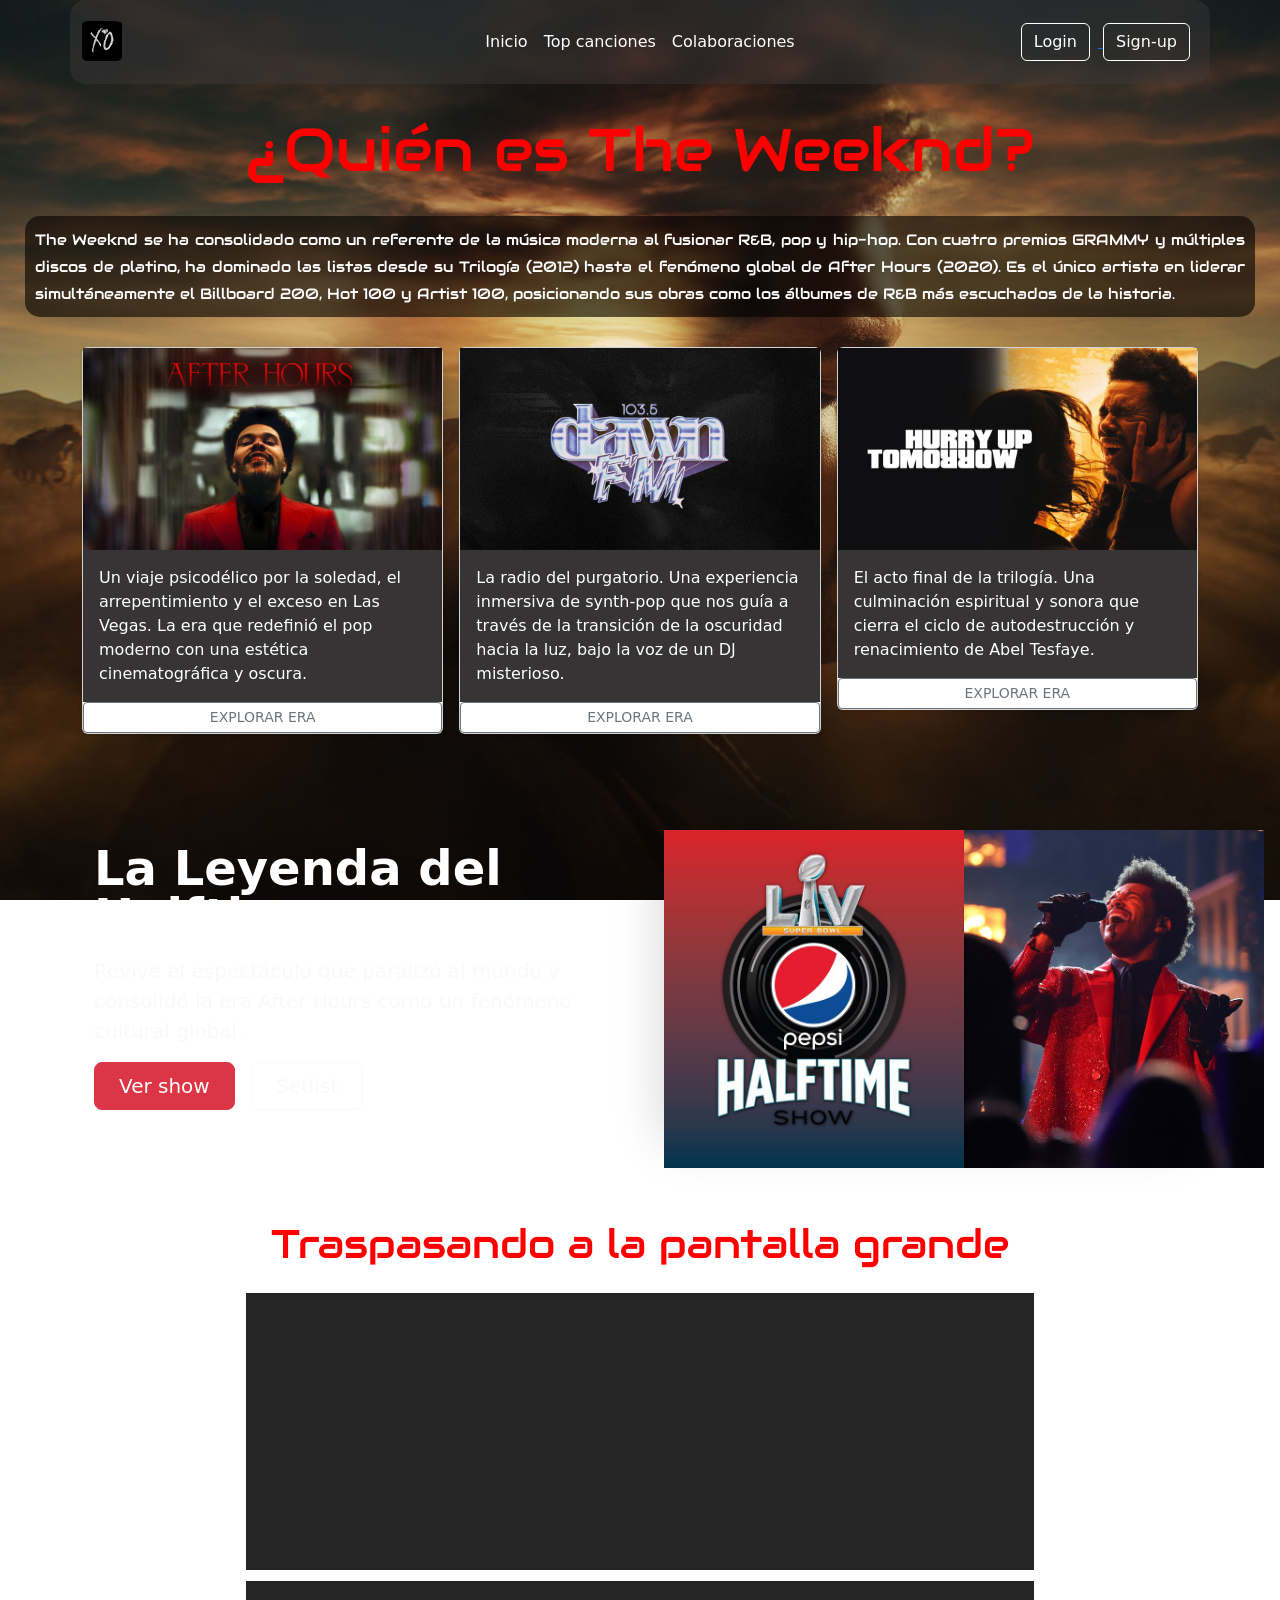
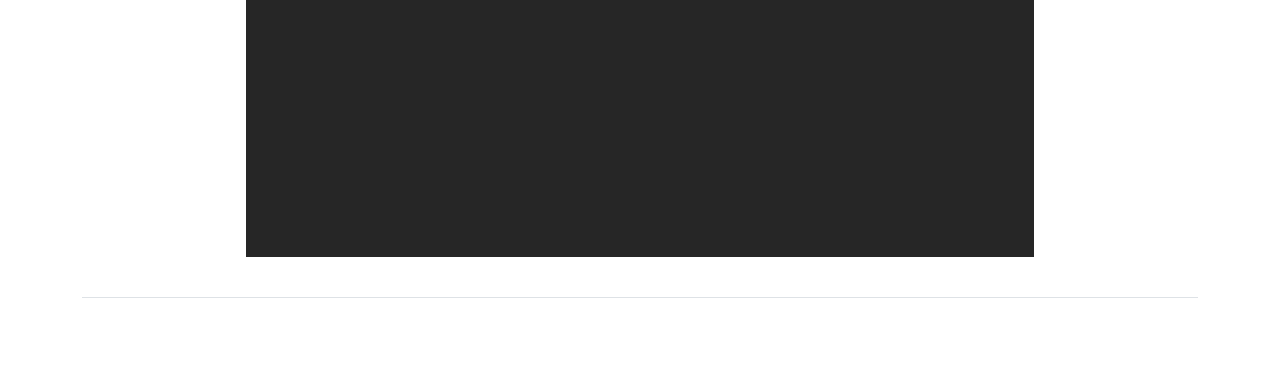
<file: index.html>
<!doctype html>
<html lang="en">

<head>
    <meta charset="UTF-8" />
    <meta name="viewport" content="width=device-width, initial-scale=1.0" />
    <title>Principal</title>
    <link href="https://cdn.jsdelivr.net/npm/bootstrap@5.3.8/dist/css/bootstrap.min.css" rel="stylesheet"
        integrity="sha384-sRIl4kxILFvY47J16cr9ZwB07vP4J8+LH7qKQnuqkuIAvNWLzeN8tE5YBujZqJLB" crossorigin="anonymous" />
    <link href="https://fonts.googleapis.com/css2?family=Audiowide&display=swap" rel="stylesheet">
    <link href="https://fonts.googleapis.com/css2?family=Audiowide&family=Permanent+Marker&display=swap"
        rel="stylesheet">
    <link rel="stylesheet" href="estilos.css" />
</head>

<body>
    <section id="audio">
        <audio id="musica" loop>
            <source src="audio/23.-The-Weeknd-Runaway-_Bonus-Track_.mp3" type="audio/mpeg">
        </audio>

        <script>
            document.addEventListener("click", function () {
                let audio = document.getElementById("musica");
                audio.volume = 0.2;
                audio.play();
            });
        </script>
    </section>



    <section id="header">
        <div class="container">
            <header
                class="d-flex flex-wrap align-items-center justify-content-center justify-content-md-between py-3 mb-4">
                <div class="col-md-3 mb-2 mb-md-0"> <a href="/"
                        class="d-inline-flex link-body-emphasis text-decoration-none"> <img src="img/logo xo.jpg"
                            width="40px" height="" alt="logo xo"> </a> </div>
                <ul class="nav col-12 col-md-auto mb-2 justify-content-center mb-md-0">
                    <li><a href="index.html" class="nav-link px-2">Inicio</a></li>
                    <li><a href="top_canciones.html" class="nav-link px-2">Top canciones</a></li>
                    <li><a href="colaboraciones.html" class="nav-link px-2">Colaboraciones</a></li>
                </ul>
                <div class="col-md-3 text-end"> <a href="sesion.html"><button type="button"
                        class="btn btn-outline-primary me-2">Login</button> <button type="button"
                        class="btn btn-outline-primary me-2">Sign-up</button></a>  </div>
            </header>
        </div>
    </section>

    <section id="presentacion">
        <h1>¿Quién es The Weeknd?</h1>
        <p>The Weeknd se ha consolidado como un referente de la música moderna al fusionar R&B, pop y hip-hop. Con
            cuatro premios GRAMMY y múltiples discos de platino, ha dominado las listas desde su Trilogía (2012) hasta
            el fenómeno global de After Hours (2020). Es el único artista en liderar simultáneamente el Billboard 200,
            Hot 100 y Artist 100, posicionando sus obras como los álbumes de R&B más escuchados de la historia.</p>


    </section>

    <section id="imagenes">

        <div class="container">
            <div class="row row-cols-1 row-cols-sm-2 row-cols-md-3 g-3">
                <div class="col">
                    <div class="card shadow-sm"> <img src="img/after hours.png" alt="">
                        <title>Placeholder</title>
                        <rect width="100%" height="100%" fill="#55595c"></rect>
                        </svg>
                        <div class="card-body">
                            <p class="card-text">Un viaje psicodélico por la soledad, el arrepentimiento y el exceso en
                                Las Vegas. La era que redefinió el pop moderno con una estética cinematográfica y
                                oscura.</p>
                        </div>
                        <div class="btn-group"> <a
                                href="https://open.spotify.com/intl-es/album/742eAldb4AJKLoPgJhGRE7?si=c599e5ddf2b74422"
                                target="_blank" class="btn btn-sm btn-outline-secondary explorar-btn">
                                EXPLORAR ERA
                            </a></div>
                    </div>
                </div>
                <div class="col">
                    <div class="card shadow-sm"> <img src="img/dawn fm.jpg" alt="">
                        <title>Placeholder</title>
                        <rect width="100%" height="100%" fill="#55595c"></rect>
                        </svg>
                        <div class="card-body">
                            <p class="card-text">La radio del purgatorio. Una experiencia inmersiva de synth-pop que nos
                                guía a través de la transición de la oscuridad hacia la luz, bajo la voz de un DJ
                                misterioso.</p>
                        </div>
                        <div class="btn-group"> <a
                                href="https://open.spotify.com/intl-es/album/2nLOHgzXzwFEpl62zAgCEC?si=ea6e8d61e3484bf2"
                                target="_blank" class="btn btn-sm btn-outline-secondary explorar-btn">
                                EXPLORAR ERA
                            </a></div>
                    </div>
                </div>
                <div class="col">
                    <div class="card shadow-sm"> <img src="img/hurry up tomorrow.jpg" alt="">
                        <title>Placeholder</title>
                        <rect width="100%" height="100%" fill="#55595c"></rect>
                        </svg>
                        <div class="card-body">
                            <p class="card-text">El acto final de la trilogía. Una culminación espiritual y sonora que
                                cierra el ciclo de autodestrucción y renacimiento de Abel Tesfaye.</p>
                        </div>
                        <div class="btn-group"> <a
                                href="https://open.spotify.com/intl-es/album/3OxfaVgvTxUTy7276t7SPU?si=c477532f00294ef0"
                                target="_blank" class="btn btn-sm btn-outline-secondary explorar-btn">
                                EXPLORAR ERA
                            </a></div>
                    </div>
                </div>


    </section>

    <section id="video">
        <div class="container col-xxl-8 px-4 py-5">
            <div class="row flex-lg-row-reverse align-items-center g-5 py-5">
                <div class="col-10 col-sm-8 col-lg-6">
                    <div class="ratio ratio-16x9 shadow-lg">
                        <div class="video-poster-container">
                            <img src="img/superbowl.jpg" alt="The Weeknd Super Bowl" width="600px" class="poster-img">
                        </div>
                    </div>
                </div>
                <div class="col-lg-6">
                    <h1 class="display-5 fw-bold text-white lh-1 mb-3">La Leyenda del Halftime</h1>
                    <p class="lead text-light">Revive el espectáculo que paralizó al mundo y consolidó la era After
                        Hours como un fenómeno cultural global.</p>
                    <div class="d-grid gap-2 d-md-flex justify-content-md-start">
                        <a href="https://www.youtube.com/watch?v=9rhadTURsrw" target="_blank"><button type="button"
                                class="btn btn-danger btn-lg px-4 me-md-2">Ver show</button></a>
                        <a href="https://open.spotify.com/playlist/6cc7YU7CORkqpvtuH8g0aV?si=30349ce9a66a47f6"
                            target="_blank"><button type="button"
                                class="btn btn-outline-light btn-lg px-4">Setlist</button></a>

                    </div>
                </div>
            </div>
        </div>
    </section>

    <h2 class="subtitulo">Traspasando a la pantalla grande</h2>

    <section id="pantalla_grande">

        <div class="row mb-2">
            <div class="col-md-6">
                <div
                    class="row g-0 border rounded overflow-hidden flex-md-row mb-4 shadow-sm h-md-250 position-relative">
                    <div class="col p-4 d-flex flex-column position-static"> <strong
                            class="d-inline-block mb-2 text-primary-emphasis">HBO ORIGINAL</strong>
                        <h3 class="mb-0">The Idol: Fama y Control</h3>
                        <div class="mb-1 text-body-secondary">Jun 2023</div>
                        <p class="card-text mb-auto">Abel Tesfaye se adentra en las sombras de la industria musical
                            interpretando a Tedros. Una serie que explora los límites del culto, la ambición y el precio
                            de convertirse en una estrella bajo las luces de Los Ángeles.</p> <a
                            href="https://www.hbomax.com/pe/es/shows/idol/8893abd5-1a33-477b-94e4-20329e2d37ef"
                            target="_blank" class="icon-link gap-1 icon-link-hover stretched-link">
                            Ver en Max
                            <svg class="bi" aria-hidden="true">
                                <use xlink:href="#chevron-right"></use>
                            </svg> </a>
                    </div>
                    <div class="col-auto d-none d-lg-block"> <img src="img/the idol.jpg" height="250" alt="">
                        <title>Placeholder</title>
                        <rect width="100%" height="100%" fill="#55595c"></rect>
                        </svg>
                    </div>
                </div>
            </div>
            <div class="col-md-6">
                <div
                    class="row g-0 border rounded overflow-hidden flex-md-row mb-4 shadow-sm h-md-250 position-relative">
                    <div class="col p-4 d-flex flex-column position-static"> <strong
                            class="d-inline-block mb-2 text-success-emphasis">LARGOMETRAJE</strong>
                        <h3 class="mb-0">Hurry Up Tomorrow</h3>
                        <div class="mb-1 text-body-secondary">2025 / 2026</div>
                        <p class="mb-auto">El debut cinematográfico de Abel junto a Jenna Ortega. Este thriller
                            psicológico sirve como pieza visual clave para cerrar su trilogía musical, prometiendo una
                            experiencia inmersiva que expande su universo sonoro.</p> <a
                            href="https://www.hbomax.com/tr/en/movies/hurry-up-tomorrow/564e9c70-6203-4506-95c6-de43682102fe"
                            target="_blank" class="icon-link gap-1 icon-link-hover stretched-link">
                            Más detalles
                            <svg class="bi" aria-hidden="true">
                                <use xlink:href="#chevron-right"></use>
                            </svg> </a>
                    </div>
                    <div class="col-auto d-none d-lg-block"> <img src="img/movie hurry.jpg" height="250" alt="">
                        <title>Placeholder</title>
                        <rect width="100%" height="100%" fill="#55595c"></rect>
                        </svg>
                    </div>
                </div>
            </div>
        </div>

    </section>



    <section id="footer">
        <div class="container">
            <footer class="d-flex flex-wrap justify-content-between align-items-center py-3 my-4 border-top">
                <div class="col-md-4 d-flex align-items-center"> <span class="mb-3 mb-md-0 text-body-secondary">© 2026
                        XO Records</span> </div>
                <ul class="nav col-md-4 justify-content-end list-unstyled d-flex">
                    <li class="ms-3"><a class="text-body-secondary" href="https://www.instagram.com/theweeknd/#"
                            target="_blank" aria-label="Instagram"><svg xmlns="http://www.w3.org/2000/svg" width="20"
                                height="20" fill="currentColor" class="bi bi-instagram" viewBox="0 0 16 16">
                                <path
                                    d="M8 0C5.829 0 5.556.01 4.703.048 3.85.088 3.269.222 2.76.42a3.9 3.9 0 0 0-1.417.923A3.9 3.9 0 0 0 .42 2.76C.222 3.268.087 3.85.048 4.7.01 5.555 0 5.827 0 8.001c0 2.172.01 2.444.048 3.297.04.852.174 1.433.372 1.942.205.526.478.972.923 1.417.444.445.89.719 1.416.923.51.198 1.09.333 1.942.372C5.555 15.99 5.827 16 8 16s2.444-.01 3.298-.048c.851-.04 1.434-.174 1.943-.372a3.9 3.9 0 0 0 1.416-.923c.445-.445.718-.891.923-1.417.197-.509.332-1.09.372-1.942C15.99 10.445 16 10.173 16 8s-.01-2.445-.048-3.299c-.04-.851-.175-1.433-.372-1.941a3.9 3.9 0 0 0-.923-1.417A3.9 3.9 0 0 0 13.24.42c-.51-.198-1.092-.333-1.943-.372C10.443.01 10.172 0 7.998 0zm-.717 1.442h.718c2.136 0 2.389.007 3.232.046.78.035 1.204.166 1.486.275.373.145.64.319.92.599s.453.546.598.92c.11.281.24.705.275 1.485.039.843.047 1.096.047 3.231s-.008 2.389-.047 3.232c-.035.78-.166 1.203-.275 1.485a2.5 2.5 0 0 1-.599.919c-.28.28-.546.453-.92.598-.28.11-.704.24-1.485.276-.843.038-1.096.047-3.232.047s-2.39-.009-3.233-.047c-.78-.036-1.203-.166-1.485-.276a2.5 2.5 0 0 1-.92-.598 2.5 2.5 0 0 1-.6-.92c-.109-.281-.24-.705-.275-1.485-.038-.843-.046-1.096-.046-3.233s.008-2.388.046-3.231c.036-.78.166-1.204.276-1.486.145-.373.319-.64.599-.92s.546-.453.92-.598c.282-.11.705-.24 1.485-.276.738-.034 1.024-.044 2.515-.045zm4.988 1.328a.96.96 0 1 0 0 1.92.96.96 0 0 0 0-1.92m-4.27 1.122a4.109 4.109 0 1 0 0 8.217 4.109 4.109 0 0 0 0-8.217m0 1.441a2.667 2.667 0 1 1 0 5.334 2.667 2.667 0 0 1 0-5.334" />
                            </svg></a></li>
                    <li class="ms-3"><a class="text-body-secondary"
                            href="https://www.youtube.com/channel/UC0WP5P-ufpRfjbNrmOWwLBQ" target="_blank"
                            aria-label="Youtube"><svg xmlns="http://www.w3.org/2000/svg" width="20" height="20"
                                fill="currentColor" class="bi bi-youtube" viewBox="0 0 16 16">
                                <path
                                    d="M8.051 1.999h.089c.822.003 4.987.033 6.11.335a2.01 2.01 0 0 1 1.415 1.42c.101.38.172.883.22 1.402l.01.104.022.26.008.104c.065.914.073 1.77.074 1.957v.075c-.001.194-.01 1.108-.082 2.06l-.008.105-.009.104c-.05.572-.124 1.14-.235 1.558a2.01 2.01 0 0 1-1.415 1.42c-1.16.312-5.569.334-6.18.335h-.142c-.309 0-1.587-.006-2.927-.052l-.17-.006-.087-.004-.171-.007-.171-.007c-1.11-.049-2.167-.128-2.654-.26a2.01 2.01 0 0 1-1.415-1.419c-.111-.417-.185-.986-.235-1.558L.09 9.82l-.008-.104A31 31 0 0 1 0 7.68v-.123c.002-.215.01-.958.064-1.778l.007-.103.003-.052.008-.104.022-.26.01-.104c.048-.519.119-1.023.22-1.402a2.01 2.01 0 0 1 1.415-1.42c.487-.13 1.544-.21 2.654-.26l.17-.007.172-.006.086-.003.171-.007A100 100 0 0 1 7.858 2zM6.4 5.209v4.818l4.157-2.408z" />
                            </svg></a></li>
                </ul>
            </footer>
        </div>


    </section>

</body>

</html>
</file>
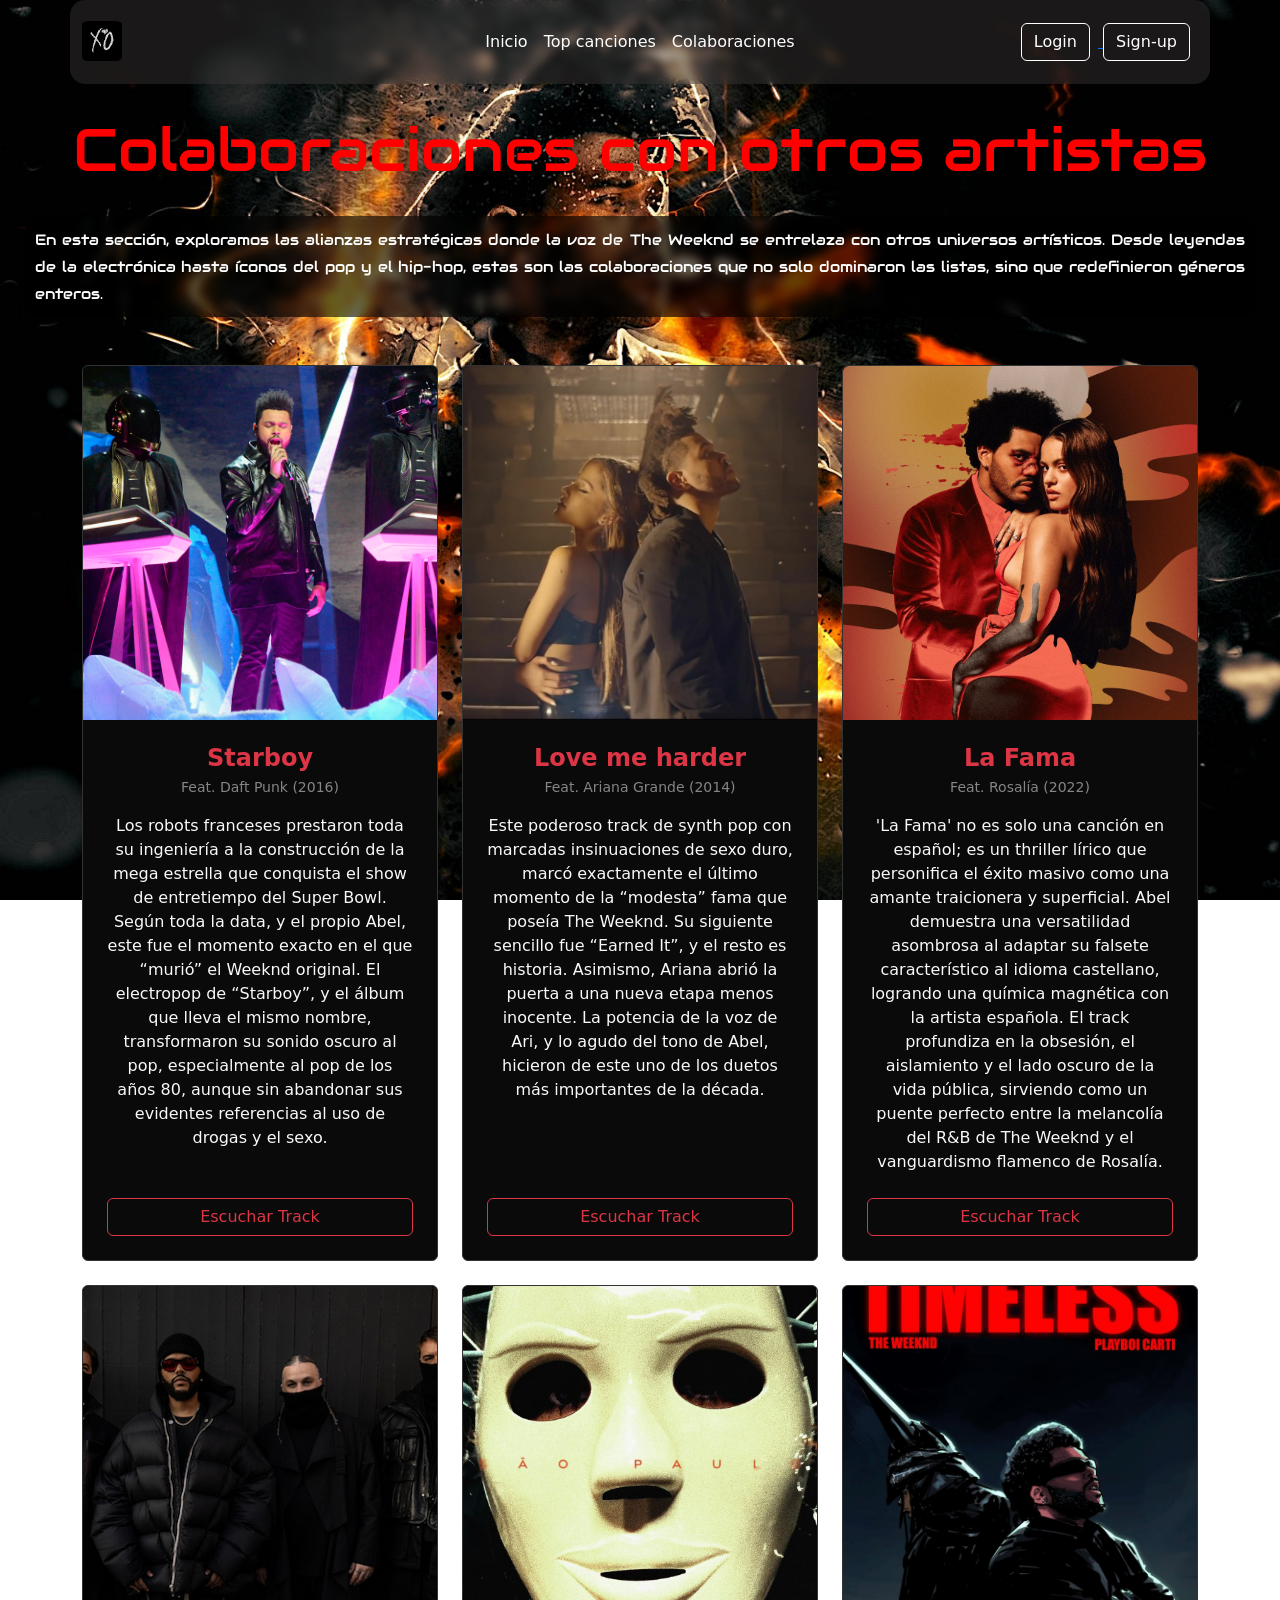
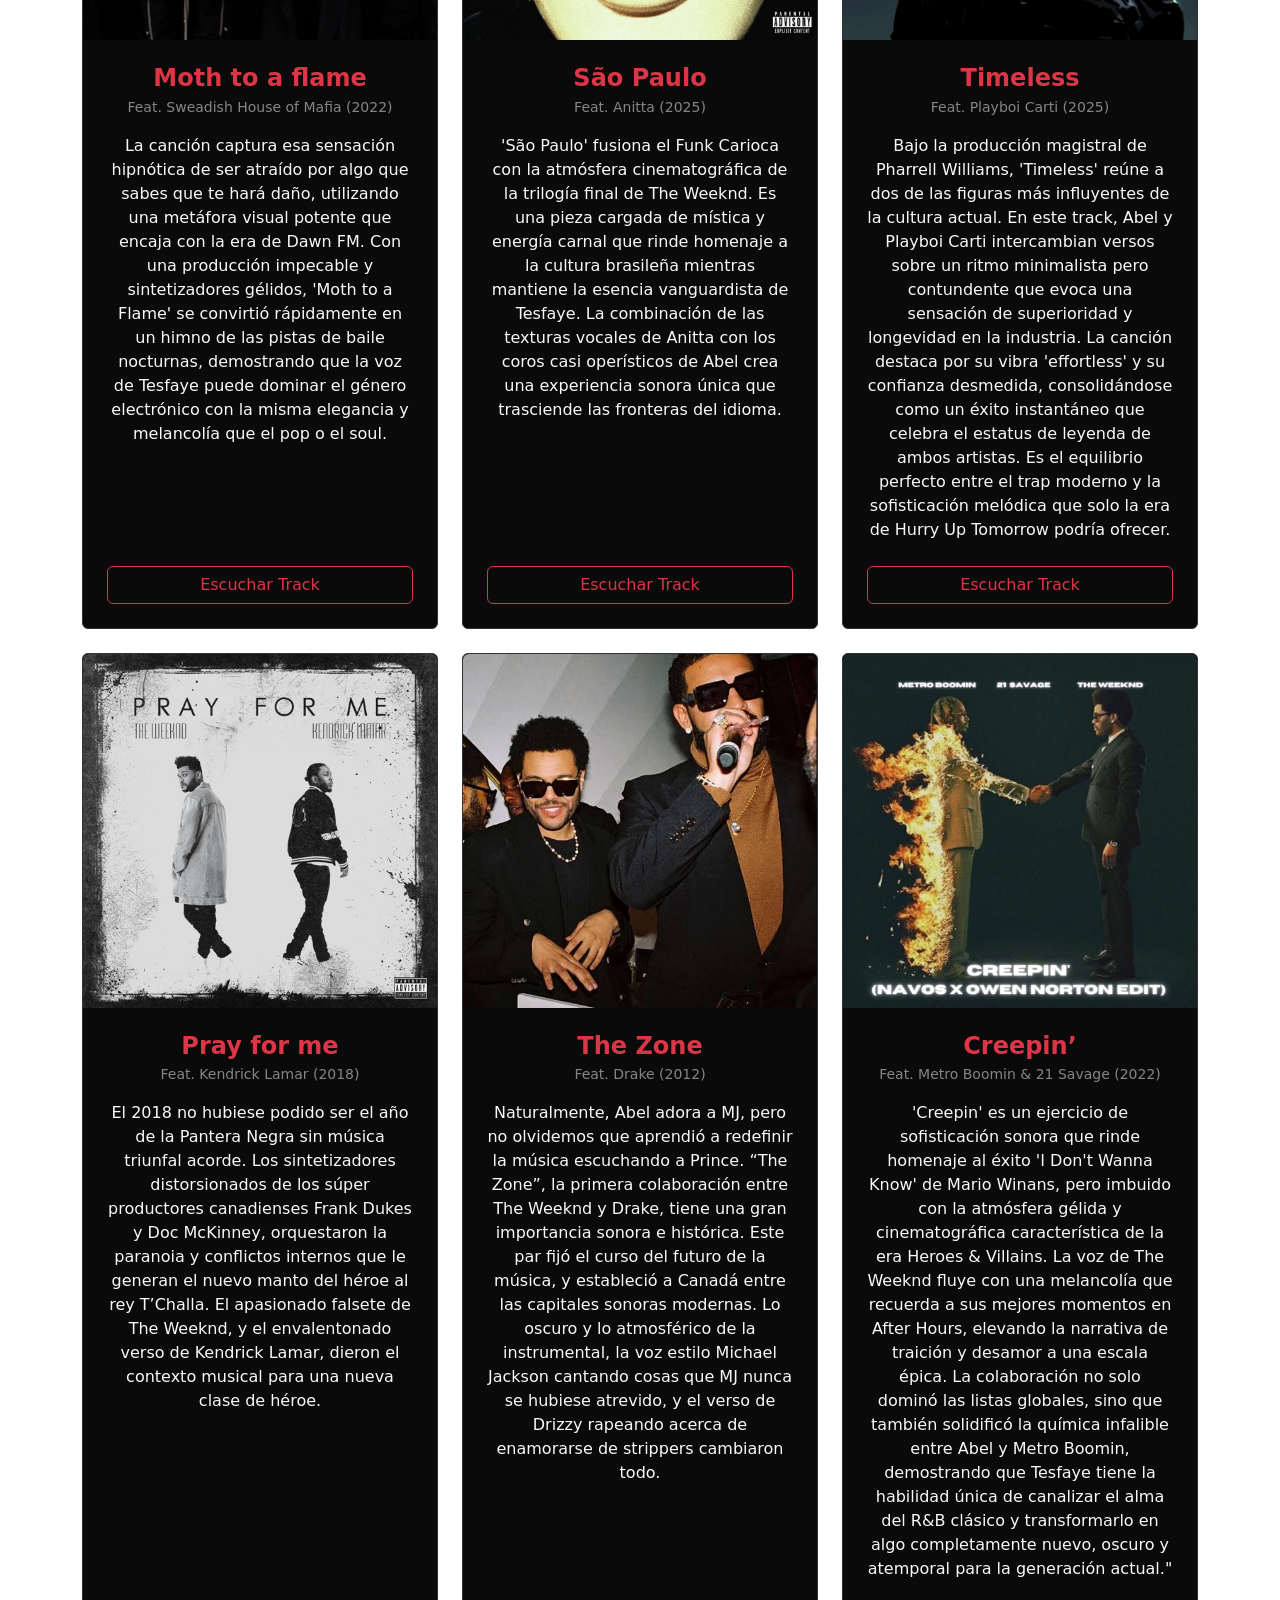
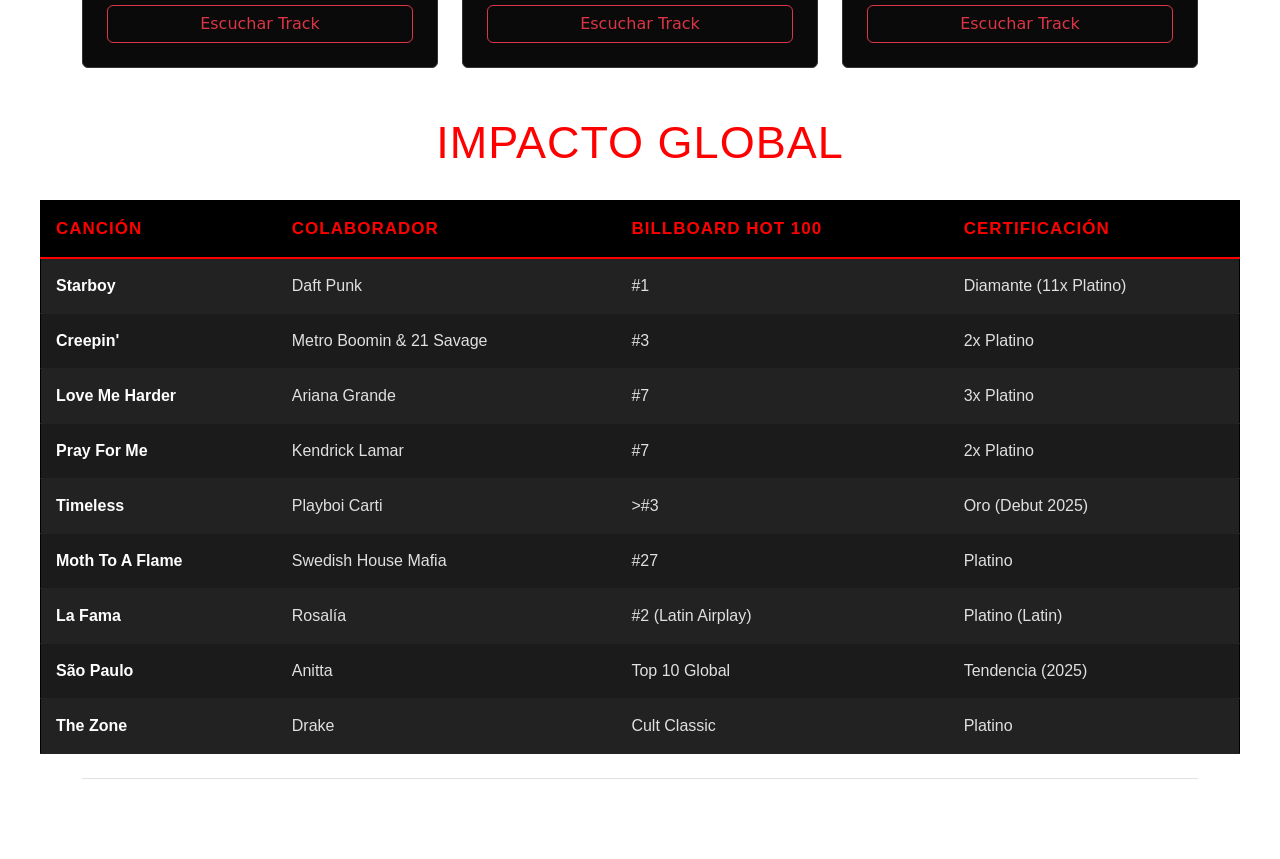
<file: colaboraciones.html>
<!doctype html>
<html lang="en">

<head>
    <meta charset="UTF-8" />
    <meta name="viewport" content="width=device-width, initial-scale=1.0" />
    <title>Principal</title>
    <link href="https://cdn.jsdelivr.net/npm/bootstrap@5.3.8/dist/css/bootstrap.min.css" rel="stylesheet"
        integrity="sha384-sRIl4kxILFvY47J16cr9ZwB07vP4J8+LH7qKQnuqkuIAvNWLzeN8tE5YBujZqJLB" crossorigin="anonymous" />
    <link href="https://fonts.googleapis.com/css2?family=Audiowide&display=swap" rel="stylesheet">
    <link href="https://fonts.googleapis.com/css2?family=Audiowide&family=Permanent+Marker&display=swap"
        rel="stylesheet">
    <link rel="stylesheet" href="estilos3.css" />
</head>

<body>
    <section id="audio">
        <audio id="musica" loop>
            <source src="audio/Metro Boomin, The Weeknd, 21 Savage - Creepin.mp3" type="audio/mpeg">
        </audio>

        <script>
            document.addEventListener("click", function () {
                let audio = document.getElementById("musica");
                audio.volume = 0.2;
                audio.play();
            });
        </script>
    </section>



    <section id="header">
        <div class="container">
            <header
                class="d-flex flex-wrap align-items-center justify-content-center justify-content-md-between py-3 mb-4">
                <div class="col-md-3 mb-2 mb-md-0"> <a href="/"
                        class="d-inline-flex link-body-emphasis text-decoration-none"> <img src="img/logo xo.jpg"
                            width="40px" height="" alt="logo xo"> </a> </div>
                <ul class="nav col-12 col-md-auto mb-2 justify-content-center mb-md-0">
                    <li><a href="index.html" class="nav-link px-2">Inicio</a></li>
                    <li><a href="top_canciones.html" class="nav-link px-2">Top canciones</a></li>
                    <li><a href="colaboraciones.html" class="nav-link px-2">Colaboraciones</a></li>
                </ul>
                <div class="col-md-3 text-end"> <a href="sesion.html"><button type="button"
                            class="btn btn-outline-primary me-2">Login</button> <button type="button"
                            class="btn btn-outline-primary me-2">Sign-up</button></a> </div>
            </header>
        </div>
    </section>

    <section id="presentacion">
        <h1>Colaboraciones con otros artistas</h1>
        <p>En esta sección, exploramos las alianzas estratégicas donde la voz de The Weeknd se entrelaza con otros
            universos artísticos. Desde leyendas de la electrónica hasta íconos del pop y el hip-hop, estas son las
            colaboraciones que no solo dominaron las listas, sino que redefinieron géneros enteros.</p>


    </section>

    <section id="cuerpo" class="py-5">

        <div class="container">
            <div class="row justify-content-center g-4">

                <div class="col-md-4">
                    <div class="card h-100 bg-dark text-white border-secondary collab-card-square">
                        <img src="img/the weeknd y daft punk.jpg" class="card-img-top rounded-top"
                            alt="Daft Punk Colab">
                        <div class="card-body text-center d-flex flex-column p-4">
                            <h4 class="card-title text-danger fw-bold mb-1">Starboy</h4>
                            <p class="card-text text-white-50 small mb-3">Feat. Daft Punk (2016)</p>
                            <p class="card-text mb-4 text-light">Los robots franceses prestaron toda su ingeniería a la
                                construcción de la mega estrella que conquista el show de entretiempo del Super Bowl.
                                Según toda la data, y el propio Abel, este fue el momento exacto en el que “murió” el
                                Weeknd original. El electropop de “Starboy”, y el álbum que lleva el mismo nombre,
                                transformaron su sonido oscuro al pop, especialmente al pop de los años 80, aunque sin
                                abandonar sus evidentes referencias al uso de drogas y el sexo.</p>
                            <a href="https://open.spotify.com/intl-es/track/7MXVkk9YMctZqd1Srtv4MB?si=c5436dfc92934adc"
                                class="btn btn-outline-danger mt-auto w-100">Escuchar Track</a>
                        </div>
                    </div>
                </div>

                <div class="col-md-4">
                    <div class="card h-100 bg-dark text-white border-secondary collab-card-square">
                        <img src="img/love me harder.jpg" class="card-img-top rounded-top" alt="Ariana Grande Colab">
                        <div class="card-body text-center d-flex flex-column p-4">
                            <h4 class="card-title text-danger fw-bold mb-1">Love me harder</h4>
                            <p class="card-text text-white-50 small mb-3">Feat. Ariana Grande (2014)</p>
                            <p class="card-text mb-4 text-light">Este poderoso track de synth pop con marcadas
                                insinuaciones de sexo duro, marcó exactamente el último momento de la “modesta” fama que
                                poseía The Weeknd. Su siguiente sencillo fue “Earned It”, y el resto es historia.
                                Asimismo, Ariana abrió la puerta a una nueva etapa menos inocente. La potencia de la voz
                                de Ari, y lo agudo del tono de Abel, hicieron de este uno de los duetos más importantes
                                de la década.</p>
                            <a href="https://open.spotify.com/intl-es/track/5J4ZkQpzMUFojo1CtAZYpn?si=f5c46fcd62c544f5"
                                class="btn btn-outline-danger mt-auto w-100">Escuchar Track</a>
                        </div>
                    </div>
                </div>

                <div class="col-md-4">
                    <div class="card h-100 bg-dark text-white border-secondary collab-card-square">
                        <img src="img/The-Weeknd-y-Rosalia.jpg" class="card-img-top rounded-top" alt="Rosalia Colab">
                        <div class="card-body text-center d-flex flex-column p-4">
                            <h4 class="card-title text-danger fw-bold mb-1">La Fama</h4>
                            <p class="card-text text-white-50 small mb-3">Feat. Rosalía (2022)</p>
                            <p class="card-text mb-4 text-light">'La Fama' no es solo una canción en español; es un
                                thriller lírico que personifica el éxito masivo como una amante traicionera y
                                superficial. Abel demuestra una versatilidad asombrosa al adaptar su falsete
                                característico al idioma castellano, logrando una química magnética con la artista
                                española. El track profundiza en la obsesión, el aislamiento y el lado oscuro de la vida
                                pública, sirviendo como un puente perfecto entre la melancolía del R&B de The Weeknd y
                                el vanguardismo flamenco de Rosalía.</p>
                            <a href="https://open.spotify.com/intl-es/track/77VjuBo3CJbamC3gzaUzK9?si=924efb42058a4fc0"
                                class="btn btn-outline-danger mt-auto w-100">Escuchar Track</a>
                        </div>
                    </div>
                </div>

                <div class="col-md-4">
                    <div class="card h-100 bg-dark text-white border-secondary collab-card-square">
                        <img src="img/Swedish-House-Mafia-and-The-Weeknd.jpg" class="card-img-top rounded-top"
                            alt="Sweadish House of Mafia Colab">
                        <div class="card-body text-center d-flex flex-column p-4">
                            <h4 class="card-title text-danger fw-bold mb-1">Moth to a flame</h4>
                            <p class="card-text text-white-50 small mb-3">Feat. Sweadish House of Mafia (2022)</p>
                            <p class="card-text mb-4 text-light">La canción captura esa sensación hipnótica de ser
                                atraído por algo que sabes que te hará daño, utilizando una metáfora visual potente que
                                encaja con la era de Dawn FM. Con una producción impecable y sintetizadores gélidos,
                                'Moth to a Flame' se convirtió rápidamente en un himno de las pistas de baile nocturnas,
                                demostrando que la voz de Tesfaye puede dominar el género electrónico con la misma
                                elegancia y melancolía que el pop o el soul.</p>
                            <a href="https://open.spotify.com/intl-es/track/3uuR20w7HgLlb5Hha2mCxb?si=90376970ea40473c"
                                class="btn btn-outline-danger mt-auto w-100">Escuchar Track</a>
                        </div>
                    </div>
                </div>

                <div class="col-md-4">
                    <div class="card h-100 bg-dark text-white border-secondary collab-card-square">
                        <img src="img/sao paulo.jpg" class="card-img-top rounded-top" alt="Anitta Colab">
                        <div class="card-body text-center d-flex flex-column p-4">
                            <h4 class="card-title text-danger fw-bold mb-1">São Paulo</h4>
                            <p class="card-text text-white-50 small mb-3">Feat. Anitta (2025)</p>
                            <p class="card-text mb-4 text-light">'São Paulo' fusiona el Funk Carioca con la atmósfera
                                cinematográfica de la trilogía final de The Weeknd. Es una pieza cargada de mística y
                                energía carnal que rinde homenaje a la cultura brasileña mientras mantiene la esencia
                                vanguardista de Tesfaye. La combinación de las texturas vocales de Anitta con los coros
                                casi operísticos de Abel crea una experiencia sonora única que trasciende las fronteras
                                del idioma.</p>
                            <a href="https://open.spotify.com/intl-es/track/7DY756WOLyOz2Xnhw4EFiC?si=df1dab6be74241fc"
                                class="btn btn-outline-danger mt-auto w-100">Escuchar Track</a>
                        </div>
                    </div>
                </div>

                <div class="col-md-4">
                    <div class="card h-100 bg-dark text-white border-secondary collab-card-square">
                        <img src="img/timeless.jpg" class="card-img-top rounded-top" alt="Playboi Carti Colab">
                        <div class="card-body text-center d-flex flex-column p-4">
                            <h4 class="card-title text-danger fw-bold mb-1">Timeless</h4>
                            <p class="card-text text-white-50 small mb-3">Feat. Playboi Carti (2025)</p>
                            <p class="card-text mb-4 text-light">Bajo la producción magistral de Pharrell Williams,
                                'Timeless' reúne a dos de las figuras más influyentes de la cultura actual. En este
                                track, Abel y Playboi Carti intercambian versos sobre un ritmo minimalista pero
                                contundente que evoca una sensación de superioridad y longevidad en la industria. La
                                canción destaca por su vibra 'effortless' y su confianza desmedida, consolidándose como
                                un éxito instantáneo que celebra el estatus de leyenda de ambos artistas. Es el
                                equilibrio perfecto entre el trap moderno y la sofisticación melódica que solo la era de
                                Hurry Up Tomorrow podría ofrecer.</p>
                            <a href="https://open.spotify.com/intl-es/track/0FIDCNYYjNvPVimz5icugS?si=3896422f6bfb4054"
                                class="btn btn-outline-danger mt-auto w-100">Escuchar Track</a>
                        </div>
                    </div>
                </div>

                <div class="col-md-4">
                    <div class="card h-100 bg-dark text-white border-secondary collab-card-square">
                        <img src="img/pray for me.jpg" class="card-img-top rounded-top" alt="Kendrick Lamar Colab">
                        <div class="card-body text-center d-flex flex-column p-4">
                            <h4 class="card-title text-danger fw-bold mb-1">Pray for me</h4>
                            <p class="card-text text-white-50 small mb-3">Feat. Kendrick Lamar (2018)</p>
                            <p class="card-text mb-4 text-light">El 2018 no hubiese podido ser el año de la Pantera
                                Negra sin música triunfal acorde. Los sintetizadores distorsionados de los súper
                                productores canadienses Frank Dukes y Doc McKinney, orquestaron la paranoia y conflictos
                                internos que le generan el nuevo manto del héroe al rey T’Challa. El apasionado falsete
                                de The Weeknd, y el envalentonado verso de Kendrick Lamar, dieron el contexto musical
                                para una nueva clase de héroe.</p>
                            <a href="https://open.spotify.com/intl-es/track/77UjLW8j5UAGAGVGhR5oUK?si=fb96eae313a941fb"
                                class="btn btn-outline-danger mt-auto w-100">Escuchar Track</a>
                        </div>
                    </div>
                </div>

                <div class="col-md-4">
                    <div class="card h-100 bg-dark text-white border-secondary collab-card-square">
                        <img src="img/the zone.jpeg" class="card-img-top rounded-top" alt="Drake Colab">
                        <div class="card-body text-center d-flex flex-column p-4">
                            <h4 class="card-title text-danger fw-bold mb-1">The Zone</h4>
                            <p class="card-text text-white-50 small mb-3">Feat. Drake (2012)</p>
                            <p class="card-text mb-4 text-light">Naturalmente, Abel adora a MJ, pero no olvidemos que
                                aprendió a redefinir la música escuchando a Prince. “The Zone”, la primera colaboración
                                entre The Weeknd y Drake, tiene una gran importancia sonora e histórica. Este par fijó
                                el curso del futuro de la música, y estableció a Canadá entre las capitales sonoras
                                modernas. Lo oscuro y lo atmosférico de la instrumental, la voz estilo Michael Jackson
                                cantando cosas que MJ nunca se hubiese atrevido, y el verso de Drizzy rapeando acerca de
                                enamorarse de strippers cambiaron todo.</p>
                            <a href="https://open.spotify.com/intl-es/track/46X8c9qJzpBLYcos3OX0CE?si=919dd75c1cfc4645"
                                class="btn btn-outline-danger mt-auto w-100">Escuchar Track</a>
                        </div>
                    </div>
                </div>

                <div class="col-md-4">
                    <div class="card h-100 bg-dark text-white border-secondary collab-card-square">
                        <img src="img/creepin.jpg" class="card-img-top rounded-top" alt="Metro Boomin Colab">
                        <div class="card-body text-center d-flex flex-column p-4">
                            <h4 class="card-title text-danger fw-bold mb-1">Creepin’</h4>
                            <p class="card-text text-white-50 small mb-3">Feat. Metro Boomin & 21 Savage (2022)</p>
                            <p class="card-text mb-4 text-light">'Creepin' es un ejercicio de sofisticación sonora que
                                rinde homenaje al éxito 'I Don't Wanna Know' de Mario Winans, pero imbuido con la
                                atmósfera gélida y cinematográfica característica de la era Heroes & Villains. La voz de
                                The Weeknd fluye con una melancolía que recuerda a sus mejores momentos en After Hours,
                                elevando la narrativa de traición y desamor a una escala épica. La colaboración no solo
                                dominó las listas globales, sino que también solidificó la química infalible entre Abel
                                y Metro Boomin, demostrando que Tesfaye tiene la habilidad única de canalizar el alma
                                del R&B clásico y transformarlo en algo completamente nuevo, oscuro y atemporal para la
                                generación actual."</p>
                            <a href="https://open.spotify.com/intl-es/track/2dHHgzDwk4BJdRwy9uXhTO?si=edcf789a352842b5"
                                class="btn btn-outline-danger mt-auto w-100">Escuchar Track</a>
                        </div>
                    </div>
                </div>

            </div>
        </div>


    </section>


    <section id="tablas">
        <h2 class="subtitulo">Impacto Global</h2>
        <table>
            <thead>
                <tr>
                    <th>Canción</th>
                    <th>Colaborador</th>
                    <th>Billboard Hot 100</th>
                    <th>Certificación</th>
                </tr>
            </thead>
            <tbody>
                <tr>
                    <td>Starboy</td>
                    <td>Daft Punk</td>
                    <td>#1</td>
                    <td>Diamante (11x Platino)</td>
                </tr>
                <tr>
                    <td>Creepin'</td>
                    <td>Metro Boomin & 21 Savage</td>
                    <td>#3</td>
                    <td>2x Platino</td>
                </tr>
                <tr>
                    <td>Love Me Harder</td>
                    <td>Ariana Grande</td>
                    <td>#7</td>
                    <td>3x Platino</td>
                </tr>
                <tr>
                    <td>Pray For Me</td>
                    <td>Kendrick Lamar</td>
                    <td>#7</td>
                    <td>2x Platino</td>
                </tr>
                <tr>
                    <td>Timeless</td>
                    <td>Playboi Carti</td>
                    <td>>#3</td>
                    <td>Oro (Debut 2025)</td>
                </tr>
                <tr>
                    <td>Moth To A Flame</td>
                    <td>Swedish House Mafia</td>
                    <td>#27</td>
                    <td>Platino</td>
                </tr>
                <tr>
                    <td>La Fama</td>
                    <td>Rosalía</td>
                    <td>#2 (Latin Airplay)</td>
                    <td>Platino (Latin)</td>
                </tr>
                <tr>
                    <td>São Paulo</td>
                    <td>Anitta</td>
                    <td>Top 10 Global</td>
                    <td>Tendencia (2025)</td>
                </tr>
                <tr>
                    <td>The Zone</td>
                    <td>Drake</td>
                    <td>Cult Classic</td>
                    <td>Platino</td>
                </tr>
            </tbody>

        </table>

    </section>


    <section id="footer">
        <div class="container">
            <footer class="d-flex flex-wrap justify-content-between align-items-center py-3 my-4 border-top">
                <div class="col-md-4 d-flex align-items-center"> <span class="mb-3 mb-md-0 text-body-secondary">© 2026
                        XO Records</span> </div>
                <ul class="nav col-md-4 justify-content-end list-unstyled d-flex">
                    <li class="ms-3"><a class="text-body-secondary" href="https://www.instagram.com/theweeknd/#"
                            target="_blank" aria-label="Instagram"><svg xmlns="http://www.w3.org/2000/svg" width="20"
                                height="20" fill="currentColor" class="bi bi-instagram" viewBox="0 0 16 16">
                                <path
                                    d="M8 0C5.829 0 5.556.01 4.703.048 3.85.088 3.269.222 2.76.42a3.9 3.9 0 0 0-1.417.923A3.9 3.9 0 0 0 .42 2.76C.222 3.268.087 3.85.048 4.7.01 5.555 0 5.827 0 8.001c0 2.172.01 2.444.048 3.297.04.852.174 1.433.372 1.942.205.526.478.972.923 1.417.444.445.89.719 1.416.923.51.198 1.09.333 1.942.372C5.555 15.99 5.827 16 8 16s2.444-.01 3.298-.048c.851-.04 1.434-.174 1.943-.372a3.9 3.9 0 0 0 1.416-.923c.445-.445.718-.891.923-1.417.197-.509.332-1.09.372-1.942C15.99 10.445 16 10.173 16 8s-.01-2.445-.048-3.299c-.04-.851-.175-1.433-.372-1.941a3.9 3.9 0 0 0-.923-1.417A3.9 3.9 0 0 0 13.24.42c-.51-.198-1.092-.333-1.943-.372C10.443.01 10.172 0 7.998 0zm-.717 1.442h.718c2.136 0 2.389.007 3.232.046.78.035 1.204.166 1.486.275.373.145.64.319.92.599s.453.546.598.92c.11.281.24.705.275 1.485.039.843.047 1.096.047 3.231s-.008 2.389-.047 3.232c-.035.78-.166 1.203-.275 1.485a2.5 2.5 0 0 1-.599.919c-.28.28-.546.453-.92.598-.28.11-.704.24-1.485.276-.843.038-1.096.047-3.232.047s-2.39-.009-3.233-.047c-.78-.036-1.203-.166-1.485-.276a2.5 2.5 0 0 1-.92-.598 2.5 2.5 0 0 1-.6-.92c-.109-.281-.24-.705-.275-1.485-.038-.843-.046-1.096-.046-3.233s.008-2.388.046-3.231c.036-.78.166-1.204.276-1.486.145-.373.319-.64.599-.92s.546-.453.92-.598c.282-.11.705-.24 1.485-.276.738-.034 1.024-.044 2.515-.045zm4.988 1.328a.96.96 0 1 0 0 1.92.96.96 0 0 0 0-1.92m-4.27 1.122a4.109 4.109 0 1 0 0 8.217 4.109 4.109 0 0 0 0-8.217m0 1.441a2.667 2.667 0 1 1 0 5.334 2.667 2.667 0 0 1 0-5.334" />
                            </svg></a></li>
                    <li class="ms-3"><a class="text-body-secondary"
                            href="https://www.youtube.com/channel/UC0WP5P-ufpRfjbNrmOWwLBQ" target="_blank"
                            aria-label="Youtube"><svg xmlns="http://www.w3.org/2000/svg" width="20" height="20"
                                fill="currentColor" class="bi bi-youtube" viewBox="0 0 16 16">
                                <path
                                    d="M8.051 1.999h.089c.822.003 4.987.033 6.11.335a2.01 2.01 0 0 1 1.415 1.42c.101.38.172.883.22 1.402l.01.104.022.26.008.104c.065.914.073 1.77.074 1.957v.075c-.001.194-.01 1.108-.082 2.06l-.008.105-.009.104c-.05.572-.124 1.14-.235 1.558a2.01 2.01 0 0 1-1.415 1.42c-1.16.312-5.569.334-6.18.335h-.142c-.309 0-1.587-.006-2.927-.052l-.17-.006-.087-.004-.171-.007-.171-.007c-1.11-.049-2.167-.128-2.654-.26a2.01 2.01 0 0 1-1.415-1.419c-.111-.417-.185-.986-.235-1.558L.09 9.82l-.008-.104A31 31 0 0 1 0 7.68v-.123c.002-.215.01-.958.064-1.778l.007-.103.003-.052.008-.104.022-.26.01-.104c.048-.519.119-1.023.22-1.402a2.01 2.01 0 0 1 1.415-1.42c.487-.13 1.544-.21 2.654-.26l.17-.007.172-.006.086-.003.171-.007A100 100 0 0 1 7.858 2zM6.4 5.209v4.818l4.157-2.408z" />
                            </svg></a></li>
                </ul>
            </footer>
        </div>


    </section>



</body>
</file>
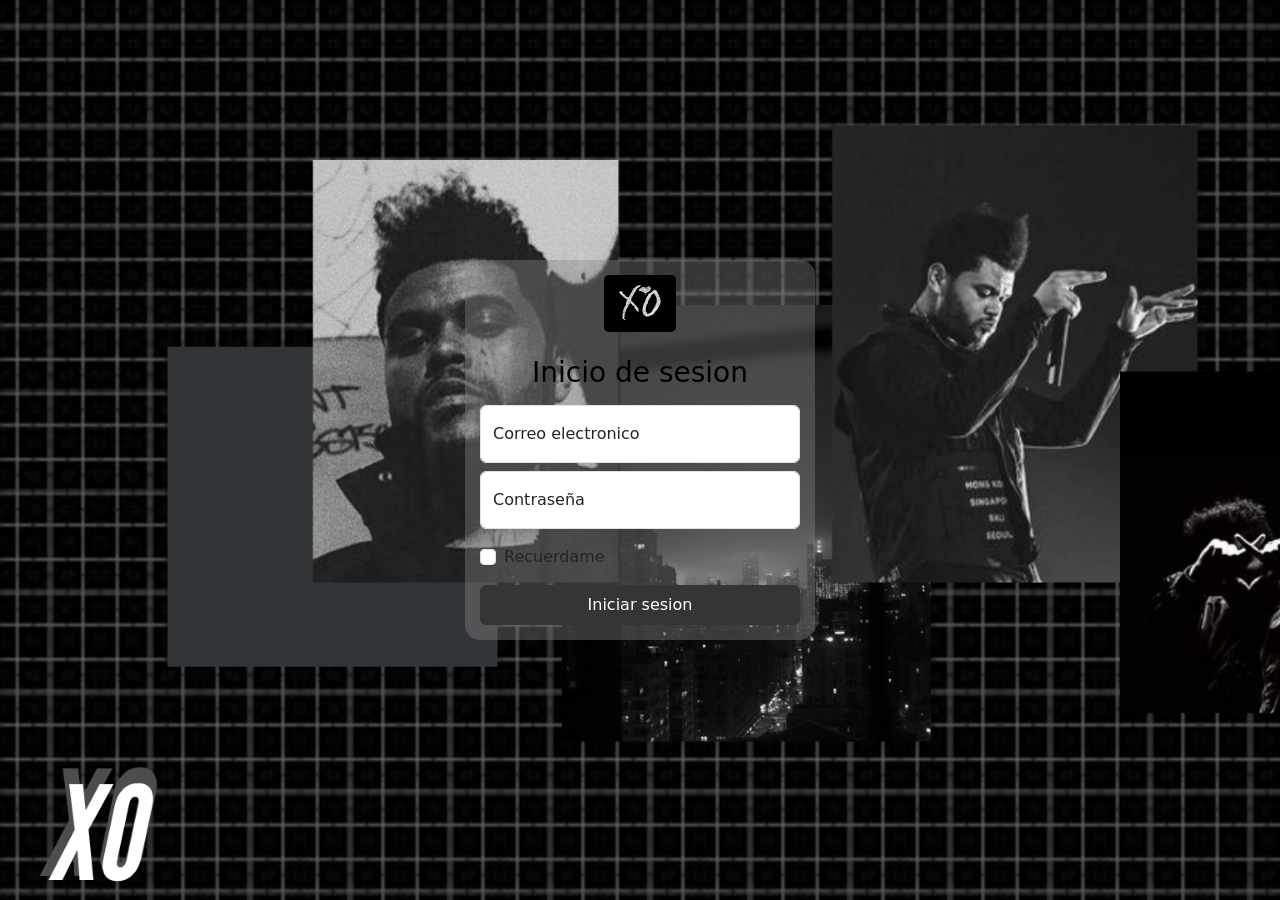
<file: sesion.html>
<!DOCTYPE html>
<html lang="en">

<head>
    <meta charset="UTF-8">
    <meta name="viewport" content="width=device-width, initial-scale=1.0">
    <title>Inicio de sesión</title>
    <link href="https://cdn.jsdelivr.net/npm/bootstrap@5.3.8/dist/css/bootstrap.min.css" rel="stylesheet"
        integrity="sha384-sRIl4kxILFvY47J16cr9ZwB07vP4J8+LH7qKQnuqkuIAvNWLzeN8tE5YBujZqJLB" crossorigin="anonymous">
    <link rel="stylesheet" href="sesion.css">
</head>



<body class="d-flex align-items-center justify-content-center vh-100">

    <main class="form-signin text-center" style="max-width: 350px; width:100%;">

        <form>
            <img class="mb-4" src="img/logo xo.jpg" alt="" width="72" height="57">

            <h1 class="h3 mb-3 fw-normal">Inicio de sesion</h1>

            <div class="form-floating">
                <input type="email" class="form-control" id="floatingInput" placeholder="name@example.com">
                <label for="floatingInput">Correo electronico</label>
            </div>

            <div class="form-floating mt-2">
                <input type="password" class="form-control" id="floatingPassword" placeholder="Password">
                <label for="floatingPassword">Contraseña</label>
            </div>

            <div class="form-check text-start my-3">
                <input class="form-check-input" type="checkbox" id="checkDefault">
                <label class="form-check-label" for="checkDefault">
                    Recuerdame
                </label>
            </div>

            <button class="btn btn-primary w-100 py-2" type="submit">Iniciar sesion</button>

        </form>

    </main>

</body>



</html>
</file>
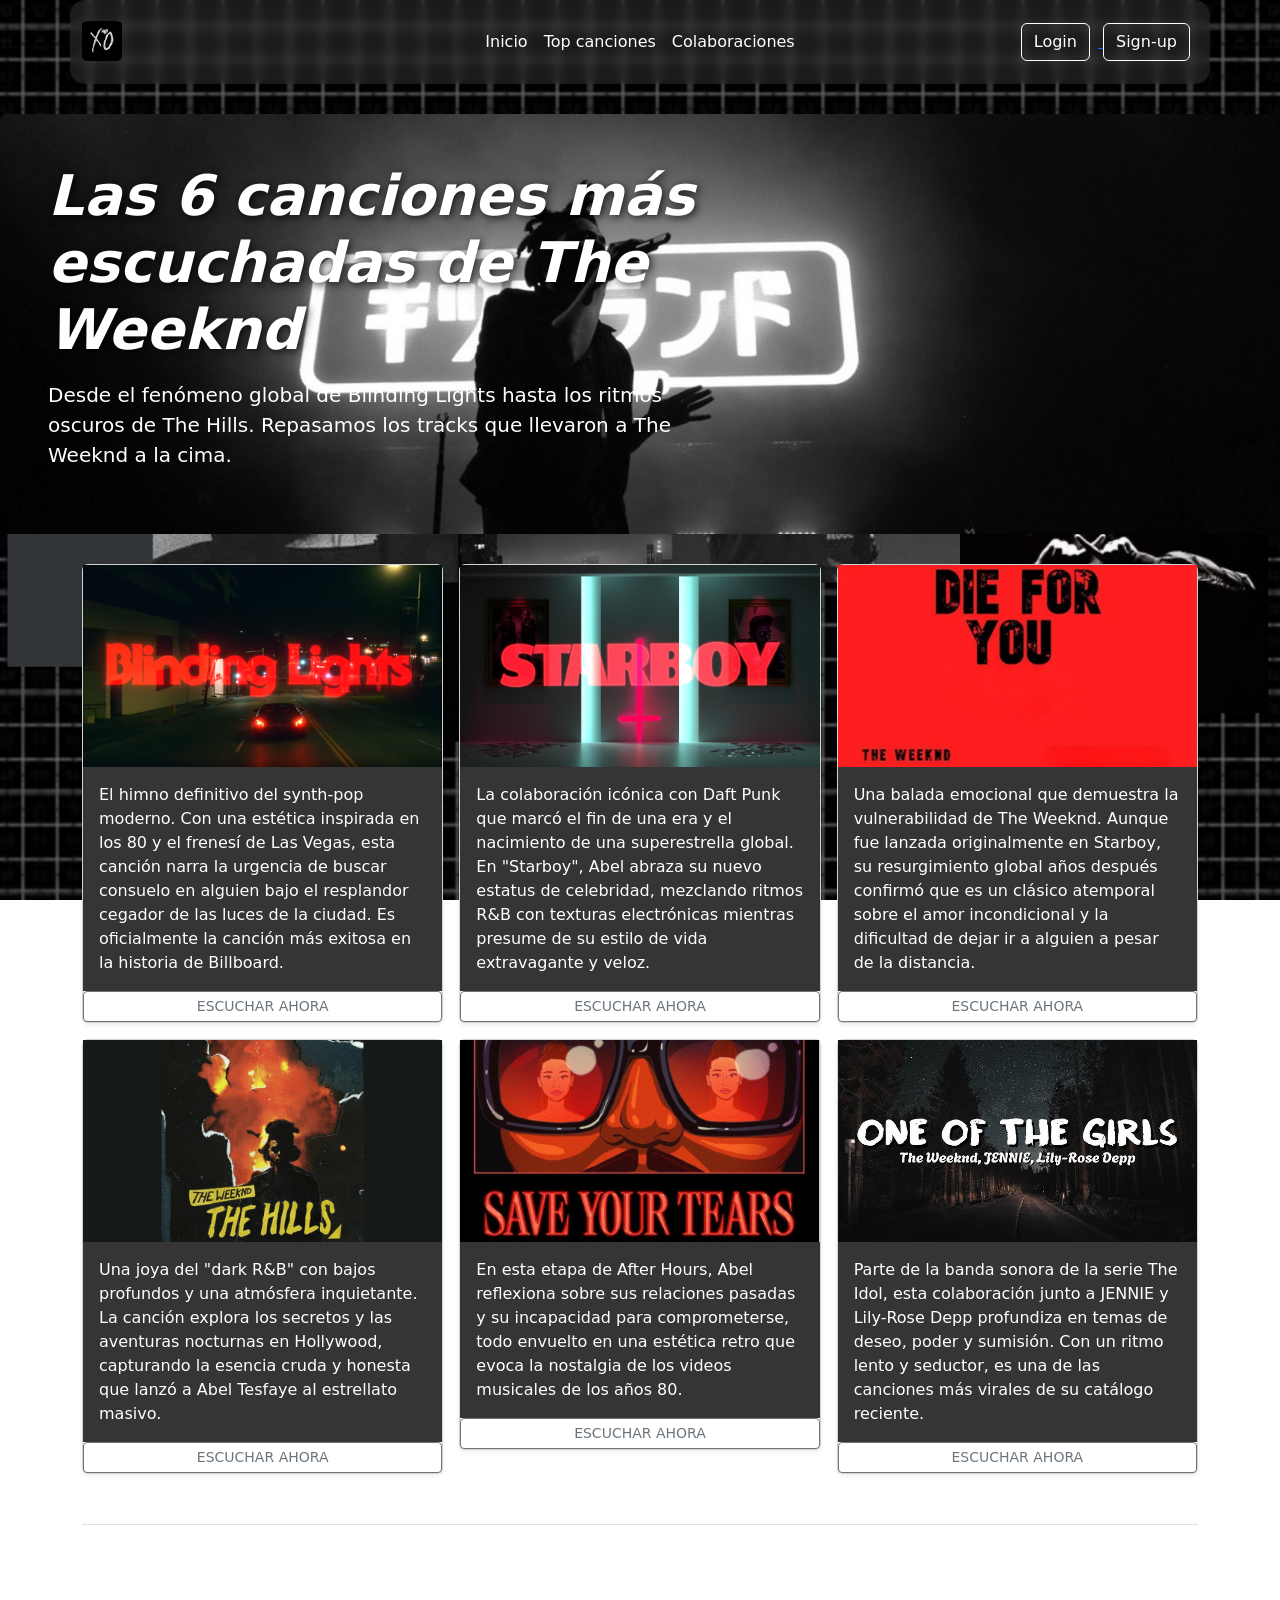
<file: top_canciones.html>
<!doctype html>
<html lang="en">

<head>
    <meta charset="UTF-8" />
    <meta name="viewport" content="width=device-width, initial-scale=1.0" />
    <title>Top canciones</title>
    <link href="https://cdn.jsdelivr.net/npm/bootstrap@5.3.8/dist/css/bootstrap.min.css" rel="stylesheet"
        integrity="sha384-sRIl4kxILFvY47J16cr9ZwB07vP4J8+LH7qKQnuqkuIAvNWLzeN8tE5YBujZqJLB" crossorigin="anonymous" />
    <link href="https://fonts.googleapis.com/css2?family=Audiowide&display=swap" rel="stylesheet">
    <link href="https://fonts.googleapis.com/css2?family=Audiowide&family=Permanent+Marker&display=swap"
        rel="stylesheet">
    <link rel="stylesheet" href="estilos2.css" />
</head>

<body>
    <section id="audio">
        <audio id="musica" loop>
            <source src="audio/The Weeknd - Twenty Eight [HQ] (Lyrics on Screen).mp3" type="audio/mpeg">
        </audio>

        <script>
            document.addEventListener("click", function () {
                let audio = document.getElementById("musica");
                audio.volume = 0.2;
                audio.play();
            });
        </script>
    </section>

    <section id="header">
        <div class="container">
            <header
                class="d-flex flex-wrap align-items-center justify-content-center justify-content-md-between py-3 mb-4">
                <div class="col-md-3 mb-2 mb-md-0"> <a href="/"
                        class="d-inline-flex link-body-emphasis text-decoration-none"> <img src="img/logo xo.jpg"
                            width="40px" height="" alt="logo xo"> </a> </div>
                <ul class="nav col-12 col-md-auto mb-2 justify-content-center mb-md-0">
                    <li><a href="index.html" class="nav-link px-2">Inicio</a></li>
                    <li><a href="top_canciones.html" class="nav-link px-2">Top canciones</a></li>
                    <li><a href="colaboraciones.html" class="nav-link px-2">Colaboraciones</a></li>
                </ul>
                <div class="col-md-3 text-end"> <a href="sesion.html"><button type="button"
                        class="btn btn-outline-primary me-2">Login</button> <button type="button"
                        class="btn btn-outline-primary me-2">Sign-up</button></a>  </div>
            </header>
        </div>
    </section>

    <section id="presentacion2">
        <div class="p-4 p-md-5 mb-4 rounded text-body-emphasis bg-body-secondary">
            <div class="col-lg-6 px-0">
                <h1 class="display-4 fst-italic">Las 6 canciones más escuchadas de The Weeknd</h1>
                <p class="lead my-3">Desde el fenómeno global de Blinding Lights hasta los ritmos oscuros de The Hills.
                    Repasamos los tracks que llevaron a The Weeknd a la cima.</p>
            </div>
        </div>

    </section>

    <section id="imagenes">

        <div class="container">
            <div class="row row-cols-1 row-cols-sm-2 row-cols-md-3 g-3">
                <div class="col">
                    <div class="card shadow-sm"> <img src="img/blinding lights.png" alt="">
                        <title>Placeholder</title>
                        <rect width="100%" height="100%" fill="#55595c"></rect>
                        </svg>
                        <div class="card-body">
                            <p class="card-text">El himno definitivo del synth-pop moderno. Con una estética inspirada
                                en los 80 y el frenesí de Las Vegas, esta canción narra la urgencia de buscar consuelo
                                en alguien bajo el resplandor cegador de las luces de la ciudad. Es oficialmente la
                                canción más exitosa en la historia de Billboard.</p>
                        </div>
                        <div class="btn-group"> <a
                                href="https://open.spotify.com/intl-es/track/0VjIjW4GlUZAMYd2vXMi3b?si=663282dba8ae4465"
                                target="_blank" class="btn btn-sm btn-outline-secondary explorar-btn">
                                ESCUCHAR AHORA
                            </a></div>
                    </div>
                </div>
                <div class="col">
                    <div class="card shadow-sm"> <img src="img/starboy.jpg" alt="">
                        <title>Placeholder</title>
                        <rect width="100%" height="100%" fill="#55595c"></rect>
                        </svg>
                        <div class="card-body">
                            <p class="card-text">La colaboración icónica con Daft Punk que marcó el fin de una era y el
                                nacimiento de una superestrella global. En "Starboy", Abel abraza su nuevo estatus de
                                celebridad, mezclando ritmos R&B con texturas electrónicas mientras presume de su estilo
                                de vida extravagante y veloz.</p>
                        </div>
                        <div class="btn-group"> <a
                                href="https://open.spotify.com/intl-es/track/7MXVkk9YMctZqd1Srtv4MB?si=0af4ad9fc76f4c8f"
                                target="_blank" class="btn btn-sm btn-outline-secondary explorar-btn">
                                ESCUCHAR AHORA
                            </a></div>
                    </div>
                </div>
                <div class="col">
                    <div class="card shadow-sm"> <img src="img/die for you.png" alt="">
                        <title>Placeholder</title>
                        <rect width="100%" height="100%" fill="#55595c"></rect>
                        </svg>
                        <div class="card-body">
                            <p class="card-text">Una balada emocional que demuestra la vulnerabilidad de The Weeknd.
                                Aunque fue lanzada originalmente en Starboy, su resurgimiento global años después
                                confirmó que es un clásico atemporal sobre el amor incondicional y la dificultad de
                                dejar ir a alguien a pesar de la distancia.</p>
                        </div>
                        <div class="btn-group"> <a
                                href="https://open.spotify.com/intl-es/track/2Ch7LmS7r2Gy2kc64wv3Bz?si=c74a2b0ba1e04ef2"
                                target="_blank" class="btn btn-sm btn-outline-secondary explorar-btn">
                                ESCUCHAR AHORA
                            </a></div>
                    </div>
                </div>
                <div class="col">
                    <div class="card shadow-sm"> <img src="img/the hills.png" alt="">
                        <title>Placeholder</title>
                        <rect width="100%" height="100%" fill="#55595c"></rect>
                        </svg>
                        <div class="card-body">
                            <p class="card-text">Una joya del "dark R&B" con bajos profundos y una atmósfera
                                inquietante. La canción explora los secretos y las aventuras nocturnas en Hollywood,
                                capturando la esencia cruda y honesta que lanzó a Abel Tesfaye al estrellato masivo.</p>
                        </div>
                        <div class="btn-group"> <a
                                href="https://open.spotify.com/intl-es/track/7fBv7CLKzipRk6EC6TWHOB?si=a520f4c1276a4845"
                                target="_blank" class="btn btn-sm btn-outline-secondary explorar-btn">
                                ESCUCHAR AHORA
                            </a></div>
                    </div>
                </div>
                <div class="col">
                    <div class="card shadow-sm"> <img src="img/save your tears.jpg" alt="">
                        <title>Placeholder</title>
                        <rect width="100%" height="100%" fill="#55595c"></rect>
                        </svg>
                        <div class="card-body">
                            <p class="card-text">En esta etapa de
                                After Hours, Abel reflexiona sobre sus relaciones pasadas y su incapacidad para
                                comprometerse, todo envuelto en una estética retro que evoca la nostalgia de los videos
                                musicales de los años 80.</p>
                        </div>
                        <div class="btn-group"> <a
                                href="https://open.spotify.com/intl-es/track/5QO79kh1waicV47BqGRL3g?si=cce3bf96b7244f1f"
                                target="_blank" class="btn btn-sm btn-outline-secondary explorar-btn">
                                ESCUCHAR AHORA
                            </a></div>
                    </div>
                </div>
                <div class="col">
                    <div class="card shadow-sm"> <img src="img/one of the girls.jpg" alt="">
                        <title>Placeholder</title>
                        <rect width="100%" height="100%" fill="#55595c"></rect>
                        </svg>
                        <div class="card-body">
                            <p class="card-text">Parte de la banda sonora de la serie The Idol, esta colaboración junto
                                a JENNIE y Lily-Rose Depp profundiza en temas de deseo, poder y sumisión. Con un ritmo
                                lento y seductor, es una de las canciones más virales de su catálogo reciente.</p>
                        </div>
                        <div class="btn-group"> <a
                                href="https://open.spotify.com/intl-es/track/7CyPwkp0oE8Ro9Dd5CUDjW?si=8173052dc2f04346"
                                target="_blank" class="btn btn-sm btn-outline-secondary explorar-btn">
                                ESCUCHAR AHORA
                            </a></div>
                    </div>
                </div>
    </section>

    <section id="footer">
        <div class="container">
            <footer class="d-flex flex-wrap justify-content-between align-items-center py-3 my-4 border-top">
                <div class="col-md-4 d-flex align-items-center"> <span class="mb-3 mb-md-0 text-body-secondary">© 2026
                        XO Records</span> </div>
                <ul class="nav col-md-4 justify-content-end list-unstyled d-flex">
                    <li class="ms-3"><a class="text-body-secondary" href="https://www.instagram.com/theweeknd/#"
                            target="_blank" aria-label="Instagram"><svg xmlns="http://www.w3.org/2000/svg" width="20"
                                height="20" fill="currentColor" class="bi bi-instagram" viewBox="0 0 16 16">
                                <path
                                    d="M8 0C5.829 0 5.556.01 4.703.048 3.85.088 3.269.222 2.76.42a3.9 3.9 0 0 0-1.417.923A3.9 3.9 0 0 0 .42 2.76C.222 3.268.087 3.85.048 4.7.01 5.555 0 5.827 0 8.001c0 2.172.01 2.444.048 3.297.04.852.174 1.433.372 1.942.205.526.478.972.923 1.417.444.445.89.719 1.416.923.51.198 1.09.333 1.942.372C5.555 15.99 5.827 16 8 16s2.444-.01 3.298-.048c.851-.04 1.434-.174 1.943-.372a3.9 3.9 0 0 0 1.416-.923c.445-.445.718-.891.923-1.417.197-.509.332-1.09.372-1.942C15.99 10.445 16 10.173 16 8s-.01-2.445-.048-3.299c-.04-.851-.175-1.433-.372-1.941a3.9 3.9 0 0 0-.923-1.417A3.9 3.9 0 0 0 13.24.42c-.51-.198-1.092-.333-1.943-.372C10.443.01 10.172 0 7.998 0zm-.717 1.442h.718c2.136 0 2.389.007 3.232.046.78.035 1.204.166 1.486.275.373.145.64.319.92.599s.453.546.598.92c.11.281.24.705.275 1.485.039.843.047 1.096.047 3.231s-.008 2.389-.047 3.232c-.035.78-.166 1.203-.275 1.485a2.5 2.5 0 0 1-.599.919c-.28.28-.546.453-.92.598-.28.11-.704.24-1.485.276-.843.038-1.096.047-3.232.047s-2.39-.009-3.233-.047c-.78-.036-1.203-.166-1.485-.276a2.5 2.5 0 0 1-.92-.598 2.5 2.5 0 0 1-.6-.92c-.109-.281-.24-.705-.275-1.485-.038-.843-.046-1.096-.046-3.233s.008-2.388.046-3.231c.036-.78.166-1.204.276-1.486.145-.373.319-.64.599-.92s.546-.453.92-.598c.282-.11.705-.24 1.485-.276.738-.034 1.024-.044 2.515-.045zm4.988 1.328a.96.96 0 1 0 0 1.92.96.96 0 0 0 0-1.92m-4.27 1.122a4.109 4.109 0 1 0 0 8.217 4.109 4.109 0 0 0 0-8.217m0 1.441a2.667 2.667 0 1 1 0 5.334 2.667 2.667 0 0 1 0-5.334" />
                            </svg></a></li>
                    <li class="ms-3"><a class="text-body-secondary"
                            href="https://www.youtube.com/channel/UC0WP5P-ufpRfjbNrmOWwLBQ" target="_blank"
                            aria-label="Youtube"><svg xmlns="http://www.w3.org/2000/svg" width="20" height="20"
                                fill="currentColor" class="bi bi-youtube" viewBox="0 0 16 16">
                                <path
                                    d="M8.051 1.999h.089c.822.003 4.987.033 6.11.335a2.01 2.01 0 0 1 1.415 1.42c.101.38.172.883.22 1.402l.01.104.022.26.008.104c.065.914.073 1.77.074 1.957v.075c-.001.194-.01 1.108-.082 2.06l-.008.105-.009.104c-.05.572-.124 1.14-.235 1.558a2.01 2.01 0 0 1-1.415 1.42c-1.16.312-5.569.334-6.18.335h-.142c-.309 0-1.587-.006-2.927-.052l-.17-.006-.087-.004-.171-.007-.171-.007c-1.11-.049-2.167-.128-2.654-.26a2.01 2.01 0 0 1-1.415-1.419c-.111-.417-.185-.986-.235-1.558L.09 9.82l-.008-.104A31 31 0 0 1 0 7.68v-.123c.002-.215.01-.958.064-1.778l.007-.103.003-.052.008-.104.022-.26.01-.104c.048-.519.119-1.023.22-1.402a2.01 2.01 0 0 1 1.415-1.42c.487-.13 1.544-.21 2.654-.26l.17-.007.172-.006.086-.003.171-.007A100 100 0 0 1 7.858 2zM6.4 5.209v4.818l4.157-2.408z" />
                            </svg></a></li>
                </ul>
            </footer>
        </div>


    </section>


</body>
</file>
<file: estilos.css>
body {
    background-image: url(img/fondo1.jpg);
    background-repeat: no-repeat;
    background-size: cover;
    background-position: center;
    background-attachment: fixed;
}

#header .container {
    background: rgba(66, 61, 61, 0.4);
    backdrop-filter: blur(5px);
    width: 1200px;
    border-radius: 15px;
}

#header .col-md-3 img{
    padding-top: 5px;
    border-radius: 8px 8px 5px 5px;
}


#header .nav-link {
    color: white;
}

#header .nav-link:hover{
    background-color: #443125;
    border-radius: 5px 5px 5px 5px;
}

#header .btn{
    border: 1px white solid;
    color: white;
}

#header .btn:hover{
    background-color: rgb(138, 135, 135);
    border: rgb(54, 52, 52);
    color: black;
}



#presentacion h1 {
    color: red;
    font-family: "Audiowide", sans-serif;
    font-weight: 400;
    font-style: normal;
    text-align: center;
    font-size: 60px;
    margin-top: 30px;
    margin-bottom: 30px;
}

#presentacion p {
    color: white;
    background-color: rgba(0, 0, 0, 0.6);
    backdrop-filter: blur(5px);
    padding: 10px;
    border-radius: 15px 15px 15px 15px;
    font-size: 15px;
    font-family: "Audiowide", sans-serif;
    font-weight: 400;
    font-style: normal;
    width: 1230px;
    text-align: justify;
    line-height: 1.8;
    margin: auto;
}

#imagenes .card-body {

    background-color: rgb(54, 52, 52);
}

#imagenes .container {
    margin-top: 30px;
}

.card:hover {
    box-shadow: 0 0 20px rgba(255, 0, 0, 0.4);
    border-color: #ff0000;
    transition: 0.4s;
}

#imagenes .card-text {
    color: white;
}

.subtitulo{

    color: red;
    font-family: "Audiowide", sans-serif;
    font-weight: 400;
    font-style: normal;
    text-align: center;
    font-size: 40px;
    margin-bottom: 30px;
}

.col-md-6{
    width: 800px;
    margin: auto;
}

.row.g-0.border.rounded {
    background-color: rgba(0, 0, 0, 0.85) !important; 
    backdrop-filter: blur(10px); 
    border: 1px solid #444 !important; 
}

.row.g-0.border.rounded h3 {
    color: white !important;
}

.row.g-0.border.rounded p {
    color: #ccc !important; 
}

.row.g-0.border.rounded .text-body-secondary {
    color: rgba(255, 255, 255, 0.5) !important; 
}

.row.g-0.border.rounded .icon-link {
    color: #ff0000 !important;
    text-decoration: none;
}

.row.g-0.border.rounded:hover {
    border-color: #ff0000 !important;
    box-shadow: 0 0 20px rgba(255, 0, 0, 0.2);
}

#footer .text-body-secondary {
    color: white !important;
}
</file>
<file: estilos3.css>
body {
    background-image: url('img/fondo3.jpg');
    background-repeat: no-repeat;
    background-size: cover;
    background-position: center;
    background-attachment: fixed;
    min-height: 100vh; 
    margin: 0;
}

#header .container {
    background: rgba(66, 61, 61, 0.4);
    backdrop-filter: blur(5px);
    width: 1200px;
    border-radius: 15px;
}

#header .col-md-3 img{
    padding-top: 5px;
    border-radius: 8px 8px 5px 5px;
}


#header .nav-link {
    color: white;
}

#header .nav-link:hover{
    background-color: #312f2d;
    border-radius: 5px 5px 5px 5px;
}

#header .btn{
    border: 1px white solid;
    color: white;
}

#header .btn:hover{
    background-color: rgb(138, 135, 135);
    border: rgb(54, 52, 52);
    color: black;
}



#presentacion h1 {
    color: red;
    font-family: "Audiowide", sans-serif;
    font-weight: 400;
    font-style: normal;
    text-align: center;
    font-size: 60px;
    margin-top: 30px;
    margin-bottom: 30px;

}

#presentacion p {
    color: white;
    background-color: rgba(0, 0, 0, 0.6);
    padding: 10px;
    border-radius: 15px 15px 15px 15px;
    backdrop-filter: blur(5px);
    font-size: 15px;
    font-family: "Audiowide", sans-serif;
    font-weight: 400;
    font-style: normal;
    width: 1230px;
    text-align: justify;
    line-height: 1.8;
    margin: auto;


}


.card:hover {
    box-shadow: 0 0 20px rgba(97, 97, 97, 0.4);
    border-color: #FEFFF7;
    transition: 0.4s;
    
}


.collab-card-square {
    background-color: #0a0a0a !important;
    border: 1px solid #333 !important;
}


.collab-card-square img {
    aspect-ratio: 1 / 1;
    object-fit: cover;
}

.subtitulo {
    color: #ff0000;
    text-transform: uppercase;
    text-align: center;
    margin-bottom: 30px;
    font-size: 45px;
    letter-spacing: 1px;
}

#tablas {
    max-width: 1200px;
    margin: auto;
    font-family: 'Segoe UI', Tahoma, Geneva, Verdana, sans-serif;
    color: white;
}

table {
    width: 100%;
    background-color: rgba(10, 10, 10, 0.9);
    border: 1px solid black;
}


thead {
    background-color: #000;
    border-bottom: 2px solid #ff0000;
}

th {
    padding: 15px;
    text-align: left;
    color: #ff0000;
    text-transform: uppercase;
    font-size: 17px;
    letter-spacing: 1px;
}

td {
    padding: 15px;
    border-bottom: 1px solid #222;
    color: #e0e0e0;
}


tbody tr:hover {
    background-color: rgba(204, 24, 24, 0.05);
    color: #fff;
}

td:first-child {
    font-weight: bold;
    color: #fff;
}

tbody tr:nth-child(even) {
    background-color: rgba(20, 20, 20, 0.5);
}

#footer .text-body-secondary {
    color: white !important;
}
</file>
<file: sesion.css>
body {
    background-image: url(img/fondo2.png);
    background-repeat: no-repeat;
    background-size: cover;
    background-attachment: fixed;
}

form{

background-color: rgba(138, 131, 131, 0.4);
padding: 15px;
border-radius: 15px;

}

form .mb-4{
border-radius: 5px;
}

form .h3{
color: black;
}

form .btn{

background-color: rgb(54, 52, 52);
border: black;

}

form .btn:hover{
background-color: rgb(138, 135, 135) !important;
border: rgb(54, 52, 52) !important;
color: rgb(58, 57, 57);
}
</file>
<file: estilos2.css>
body {
    background-image: url('img/fondo2.png');
    background-repeat: no-repeat;
    background-size: cover;
    background-position: center;
    background-attachment: fixed;
    min-height: 100vh; 
    margin: 0;
}

#header .container {
    background: rgba(66, 61, 61, 0.4);
    backdrop-filter: blur(5px);
    width: 1200px;
    border-radius: 15px;
}

#header .col-md-3 img{
    padding-top: 5px;
    border-radius: 8px 8px 5px 5px;
}


#header .nav-link {
    color: white;
}

#header .nav-link:hover{
    background-color: #464545;
    border-radius: 5px 5px 5px 5px;
}

#header .btn{
    border: 1px white solid;
    color: white;
}

#header .btn:hover{
    background-color: rgb(138, 135, 135);
    border: rgb(54, 52, 52);
    color: black;
}



#presentacion h1 {
    color: red;
    font-family: "Audiowide", sans-serif;
    font-weight: 400;
    font-style: normal;
    text-align: center;
    font-size: 60px;
    margin-top: 30px;
    margin-bottom: 30px;

}

#presentacion p {
    color: white;
    background-color: rgba(0, 0, 0, 0.6);
    backdrop-filter: blur(5px);
    padding: 10px;
    border-radius: 15px 15px 15px 15px;
    font-size: 15px;
    font-family: "Audiowide", sans-serif;
    font-weight: 400;
    font-style: normal;
    width: 1230px;
    text-align: justify;
    line-height: 1.8;
    margin: auto;


}

#imagenes .card-body {

    background-color: rgb(54, 52, 52);


}

#imagenes .container {
    margin-top: 30px;
    margin-bottom: 50px;
}

.card:hover {
    box-shadow: 0 0 20px rgba(97, 97, 97, 0.4);
    border-color: #030101;
    transition: 0.4s;
}

#imagenes .card-text {
    color: white;

}


#presentacion2 .rounded {
    margin-top: 30px;
    width: 1400px; 
    margin-left: auto; 
    margin-right: auto; 
    background-image: url(img/banner.jpg) !important; 
    color: white !important;
}



.display-4 {
    color: white;
    text-shadow: 2px 2px 8px rgba(0, 0, 0, 0.8); 
    font-weight: bold;
}



#presentacion2 h1, #presentacion2 p {
    color: white !important;
}


#footer .text-body-secondary {
    color: white !important;
}
</file>
